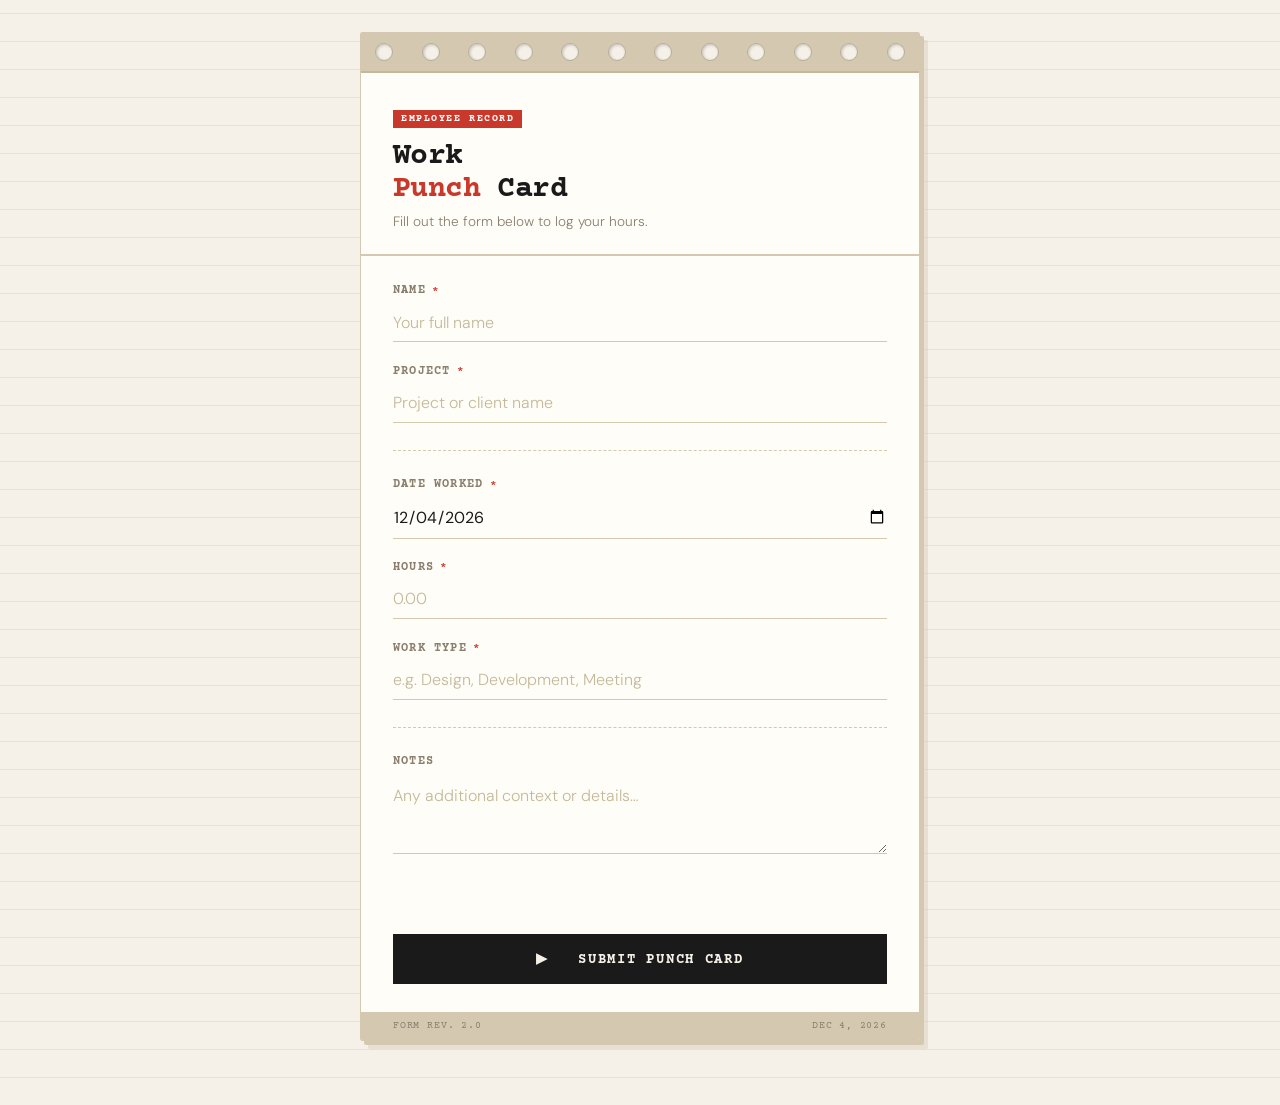
<file: index.html>
<!DOCTYPE html>
<html lang="en">
<head>
<meta charset="UTF-8">
<meta name="viewport" content="width=device-width, initial-scale=1.0">
<title>Work Punch Card</title>
<link href="https://fonts.googleapis.com/css2?family=Courier+Prime:wght@400;700&family=DM+Sans:wght@300;400;500&display=swap" rel="stylesheet">
<style>
  :root {
    --ink: #1a1a1a;
    --paper: #f5f0e8;
    --card: #fffdf7;
    --accent: #c8392b;
    --rule: #d4c9b0;
    --muted: #8a7f6e;
    --success: #2d7a4f;
  }

  * { box-sizing: border-box; margin: 0; padding: 0; }

  body {
    background: var(--paper);
    font-family: 'DM Sans', sans-serif;
    color: var(--ink);
    min-height: 100vh;
    padding: 2rem 1rem 4rem;
    background-image:
      repeating-linear-gradient(
        0deg,
        transparent,
        transparent 27px,
        rgba(212, 201, 176, 0.4) 27px,
        rgba(212, 201, 176, 0.4) 28px
      );
  }

  .container {
    max-width: 560px;
    margin: 0 auto;
  }

  .card {
    background: var(--card);
    border: 1px solid var(--rule);
    border-radius: 2px;
    box-shadow:
      4px 4px 0 #d4c9b0,
      8px 8px 0 rgba(212,201,176,0.4);
    overflow: hidden;
  }

  .punch-strip {
    background: var(--rule);
    padding: 10px 0;
    display: flex;
    justify-content: space-around;
    align-items: center;
    border-bottom: 2px solid #c4b99a;
  }

  .hole {
    width: 18px;
    height: 18px;
    border-radius: 50%;
    background: var(--paper);
    border: 1px solid #b8ad96;
    box-shadow: inset 1px 1px 3px rgba(0,0,0,0.2);
  }

  .card-header {
    padding: 2rem 2rem 1.5rem;
    border-bottom: 2px solid var(--rule);
  }

  .badge {
    display: inline-block;
    background: var(--accent);
    color: white;
    font-family: 'Courier Prime', monospace;
    font-size: 0.65rem;
    font-weight: 700;
    letter-spacing: 0.15em;
    text-transform: uppercase;
    padding: 3px 8px;
    margin-bottom: 0.75rem;
  }

  h1 {
    font-family: 'Courier Prime', monospace;
    font-size: 1.9rem;
    font-weight: 700;
    line-height: 1.1;
    letter-spacing: -0.02em;
    color: var(--ink);
  }

  h1 span { color: var(--accent); }

  .subtitle {
    margin-top: 0.4rem;
    font-size: 0.85rem;
    color: var(--muted);
    font-weight: 300;
  }

  form {
    padding: 1.75rem 2rem;
    display: flex;
    flex-direction: column;
    gap: 1.4rem;
  }

  .field {
    display: flex;
    flex-direction: column;
    gap: 0.35rem;
  }

  label {
    font-family: 'Courier Prime', monospace;
    font-size: 0.75rem;
    font-weight: 700;
    letter-spacing: 0.1em;
    text-transform: uppercase;
    color: var(--muted);
    display: flex;
    align-items: center;
    gap: 0.4rem;
  }

  label .req { color: var(--accent); font-size: 0.9em; }

  input, textarea {
    width: 100%;
    background: transparent;
    border: none;
    border-bottom: 1.5px solid var(--rule);
    padding: 0.55rem 0;
    font-family: 'DM Sans', sans-serif;
    font-size: 1rem;
    color: var(--ink);
    outline: none;
    transition: border-color 0.2s;
    appearance: none;
    -webkit-appearance: none;
    border-radius: 0;
  }

  input:focus, textarea:focus { border-bottom-color: var(--ink); }

  input::placeholder, textarea::placeholder {
    color: #c4b99a;
    font-weight: 300;
  }

  textarea {
    resize: vertical;
    min-height: 80px;
    line-height: 1.6;
  }

  input[type="number"] { font-variant-numeric: tabular-nums; }

  .divider {
    border: none;
    border-top: 1px dashed var(--rule);
    margin: 0.3rem 0;
  }

  .submit-btn {
    width: 100%;
    padding: 1rem;
    background: var(--ink);
    color: var(--paper);
    border: none;
    font-family: 'Courier Prime', monospace;
    font-size: 0.9rem;
    font-weight: 700;
    letter-spacing: 0.12em;
    text-transform: uppercase;
    cursor: pointer;
    transition: background 0.2s, transform 0.1s;
  }

  .submit-btn:hover { background: var(--accent); }
  .submit-btn:active { transform: scale(0.99); }
  .submit-btn:disabled { background: var(--muted); cursor: not-allowed; }

  #status {
    text-align: center;
    font-family: 'Courier Prime', monospace;
    font-size: 0.8rem;
    letter-spacing: 0.05em;
    padding: 0.6rem 1rem;
    min-height: 2.2rem;
    transition: all 0.3s;
  }

  #status.loading { color: var(--muted); }
  #status.success { background: var(--success); color: white; }
  #status.error   { background: var(--accent); color: white; }

  .footer-strip {
    background: var(--rule);
    padding: 8px 2rem;
    display: flex;
    justify-content: space-between;
    align-items: center;
  }

  .footer-strip span {
    font-family: 'Courier Prime', monospace;
    font-size: 0.65rem;
    color: var(--muted);
    letter-spacing: 0.08em;
  }

  @media (max-width: 400px) {
    body { padding: 1rem 0.75rem 3rem; }
    form { padding: 1.5rem 1.25rem; }
    .card-header { padding: 1.5rem 1.25rem 1.25rem; }
    h1 { font-size: 1.5rem; }
    .footer-strip { padding: 8px 1.25rem; }
  }

  @keyframes dot-pulse {
    0%, 80%, 100% { opacity: 0; }
    40% { opacity: 1; }
  }
  .dots span { animation: dot-pulse 1.4s infinite; }
  .dots span:nth-child(2) { animation-delay: 0.2s; }
  .dots span:nth-child(3) { animation-delay: 0.4s; }
</style>
</head>
<body>

<div class="container">
  <div class="card">

    <div class="punch-strip">
      <div class="hole"></div><div class="hole"></div><div class="hole"></div>
      <div class="hole"></div><div class="hole"></div><div class="hole"></div>
      <div class="hole"></div><div class="hole"></div><div class="hole"></div>
      <div class="hole"></div><div class="hole"></div><div class="hole"></div>
    </div>

    <div class="card-header">
      <div class="badge">Employee Record</div>
      <h1>Work<br><span>Punch</span> Card</h1>
      <p class="subtitle">Fill out the form below to log your hours.</p>
    </div>

    <form id="punchForm">

      <div class="field">
        <label>Name <span class="req">*</span></label>
        <input type="text" name="name" placeholder="Your full name" required autocomplete="name">
      </div>

      <div class="field">
        <label>Project <span class="req">*</span></label>
        <input type="text" name="project" placeholder="Project or client name" required>
      </div>

      <hr class="divider">

      <div class="field">
        <label>Date Worked <span class="req">*</span></label>
        <input type="date" name="dateWorked" required>
      </div>

      <div class="field">
        <label>Hours <span class="req">*</span></label>
        <input type="number" name="hours" placeholder="0.00" min="0.25" max="24" step="0.25" required>
      </div>

      <div class="field">
        <label>Work Type <span class="req">*</span></label>
        <input type="text" name="workType" placeholder="e.g. Design, Development, Meeting" required>
      </div>

      <hr class="divider">

      <div class="field">
        <label>Notes</label>
        <textarea name="notes" placeholder="Any additional context or details…"></textarea>
      </div>

      <div id="status"></div>

      <button type="submit" class="submit-btn" id="submitBtn">
        ▶ &nbsp; Submit Punch Card
      </button>

    </form>

    <div class="footer-strip">
      <span>FORM REV. 2.0</span>
      <span id="todayDate"></span>
    </div>

  </div>
</div>

<script>
  // ─── PASTE YOUR GOOGLE APPS SCRIPT WEB APP URL BELOW ─────────────────────
  const SCRIPT_URL = 'https://script.google.com/macros/s/AKfycbxW0Q_TJHC3O7cmFmEfyNtarXTJp5yRdCXM0C9c8JWRgDAsshbEYK2M2N6U0SiZby0E/exec';
  // ─────────────────────────────────────────────────────────────────────────

  document.getElementById('todayDate').textContent = new Date().toLocaleDateString('en-US', {
    month: 'short', day: 'numeric', year: 'numeric'
  }).toUpperCase();

  const dateInput = document.querySelector('input[name="dateWorked"]');
  dateInput.value = new Date().toISOString().split('T')[0];

  const form      = document.getElementById('punchForm');
  const statusEl  = document.getElementById('status');
  const submitBtn = document.getElementById('submitBtn');

  function setStatus(type, msg) {
    statusEl.className = type;
    statusEl.innerHTML = msg;
  }

  form.addEventListener('submit', async (e) => {
    e.preventDefault();

    // Validate required fields
    const required = form.querySelectorAll('[required]');
    let valid = true;
    required.forEach(field => {
      if (!field.value.trim()) {
        field.style.borderBottomColor = 'var(--accent)';
        valid = false;
      } else {
        field.style.borderBottomColor = '';
      }
    });

    if (!valid) {
      setStatus('error', '✖ &nbsp; Please fill in all required fields.');
      return;
    }

    submitBtn.disabled = true;
    submitBtn.textContent = 'Sending…';
    setStatus('loading', 'Sending<span class="dots"><span>.</span><span>.</span><span>.</span></span>');

    // Build URL-encoded string (required for no-cors mode)
    const params = new URLSearchParams({
      name:       form.querySelector('[name="name"]').value,
      project:    form.querySelector('[name="project"]').value,
      dateWorked: form.querySelector('[name="dateWorked"]').value,
      hours:      form.querySelector('[name="hours"]').value,
      workType:   form.querySelector('[name="workType"]').value,
      notes:      form.querySelector('[name="notes"]').value,
    });

    try {
      // no-cors mode bypasses CORS restrictions.
      // We can't read the response body, so we assume success if no network error occurs.
      await fetch(SCRIPT_URL, {
        method: 'POST',
        mode:   'no-cors',
        headers: { 'Content-Type': 'text/plain' },
        body:   params.toString()
      });

      setStatus('success', '✔ &nbsp; Punch card submitted successfully!');
      form.reset();
      dateInput.value = new Date().toISOString().split('T')[0];

    } catch (err) {
      setStatus('error', '✖ &nbsp; Submission failed. Please try again.');
      console.error(err);
    } finally {
      submitBtn.disabled = false;
      submitBtn.innerHTML = '▶ &nbsp; Submit Punch Card';
    }
  });

  // Clear red highlight on field edit
  form.querySelectorAll('input, textarea').forEach(field => {
    field.addEventListener('input', () => {
      field.style.borderBottomColor = '';
    });
  });
</script>

</body>
</html>
</file>
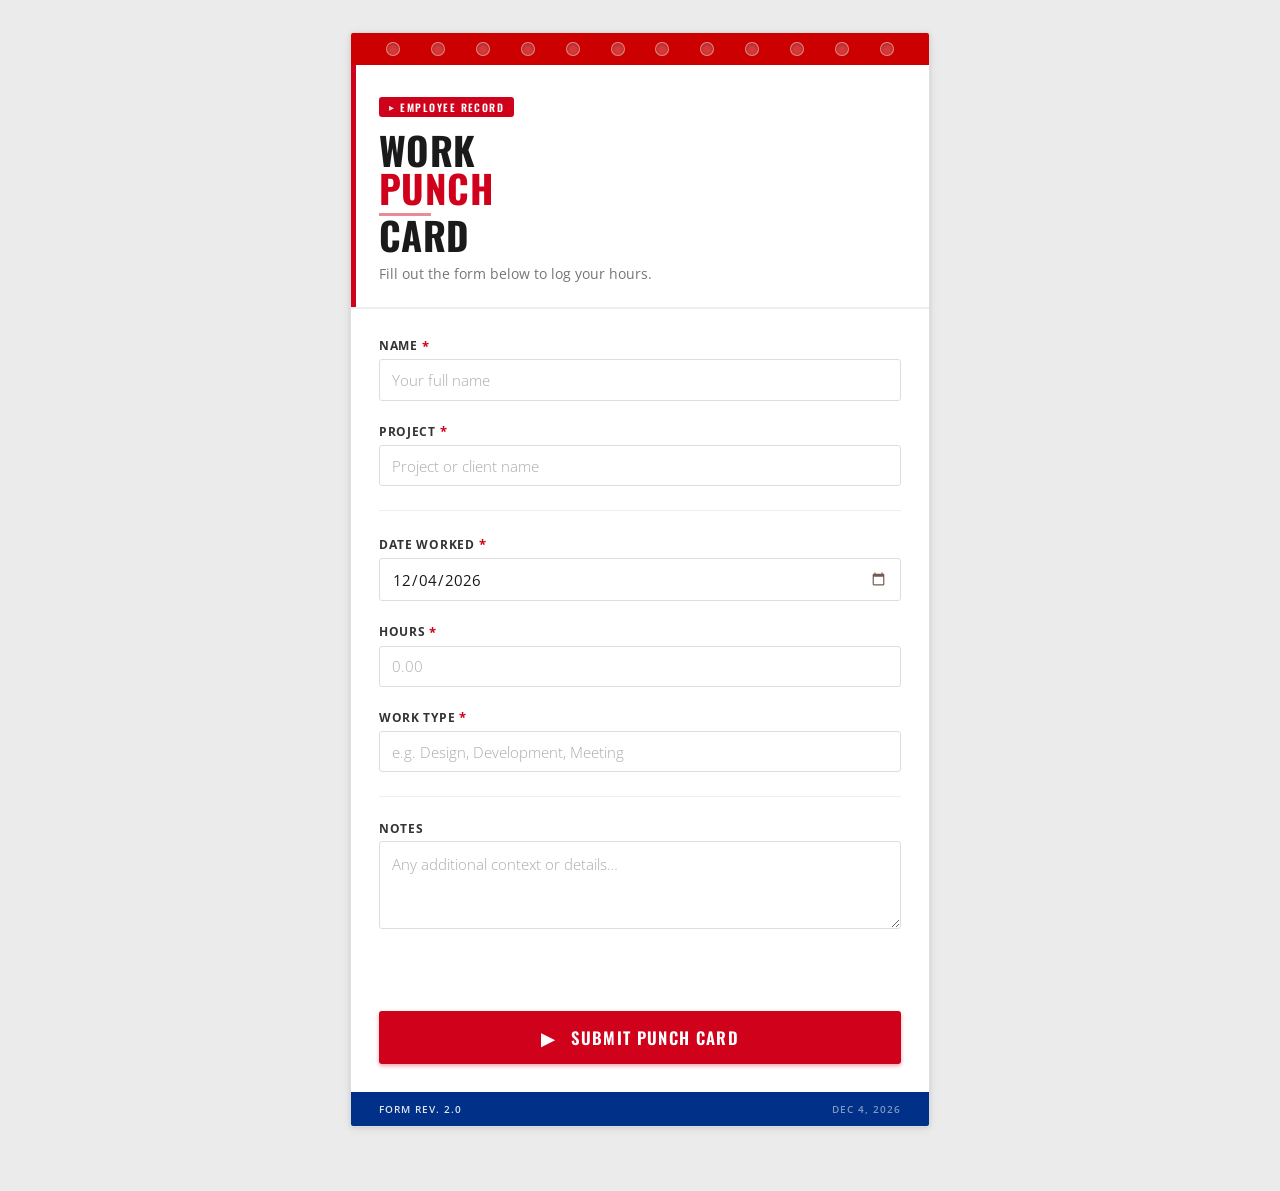
<file: index-harborfreight.html>
<!DOCTYPE html>
<html lang="en">
<head>
<meta charset="UTF-8">
<meta name="viewport" content="width=device-width, initial-scale=1.0">
<title>Work Punch Card</title>
<link href="https://fonts.googleapis.com/css2?family=Black+Han+Sans&family=Oswald:wght@400;500;600;700&family=Source+Sans+3:wght@300;400;600;700&display=swap" rel="stylesheet">
<link rel="stylesheet" href="styles-harborfreight.css">
</head>
<body>

<div class="container">
  <div class="card">

    <div class="punch-strip">
      <div class="hole"></div><div class="hole"></div><div class="hole"></div>
      <div class="hole"></div><div class="hole"></div><div class="hole"></div>
      <div class="hole"></div><div class="hole"></div><div class="hole"></div>
      <div class="hole"></div><div class="hole"></div><div class="hole"></div>
    </div>

    <div class="card-header">
      <div class="badge">Employee Record</div>
      <h1>Work<br><span>Punch</span> Card</h1>
      <p class="subtitle">Fill out the form below to log your hours.</p>
    </div>

    <form id="punchForm">

      <div class="field">
        <label>Name <span class="req">*</span></label>
        <input type="text" name="name" placeholder="Your full name" required autocomplete="name">
      </div>

      <div class="field">
        <label>Project <span class="req">*</span></label>
        <input type="text" name="project" placeholder="Project or client name" required>
      </div>

      <hr class="divider">

      <div class="field">
        <label>Date Worked <span class="req">*</span></label>
        <input type="date" name="dateWorked" required>
      </div>

      <div class="field">
        <label>Hours <span class="req">*</span></label>
        <input type="number" name="hours" placeholder="0.00" min="0.25" max="24" step="0.25" required>
      </div>

      <div class="field">
        <label>Work Type <span class="req">*</span></label>
        <input type="text" name="workType" placeholder="e.g. Design, Development, Meeting" required>
      </div>

      <hr class="divider">

      <div class="field">
        <label>Notes</label>
        <textarea name="notes" placeholder="Any additional context or details…"></textarea>
      </div>

      <div id="status"></div>

      <button type="submit" class="submit-btn" id="submitBtn">
        ▶ &nbsp; Submit Punch Card
      </button>

    </form>

    <div class="footer-strip">
      <span>FORM REV. 2.0</span>
      <span id="todayDate"></span>
    </div>

  </div>
</div>

<script>
  // ─── PASTE YOUR GOOGLE APPS SCRIPT WEB APP URL BELOW ─────────────────────
  const SCRIPT_URL = 'https://script.google.com/macros/s/AKfycbxW0Q_TJHC3O7cmFmEfyNtarXTJp5yRdCXM0C9c8JWRgDAsshbEYK2M2N6U0SiZby0E/exec';
  // ─────────────────────────────────────────────────────────────────────────

  document.getElementById('todayDate').textContent = new Date().toLocaleDateString('en-US', {
    month: 'short', day: 'numeric', year: 'numeric'
  }).toUpperCase();

  const dateInput = document.querySelector('input[name="dateWorked"]');
  dateInput.value = new Date().toISOString().split('T')[0];

  const form      = document.getElementById('punchForm');
  const statusEl  = document.getElementById('status');
  const submitBtn = document.getElementById('submitBtn');

  function setStatus(type, msg) {
    statusEl.className = type;
    statusEl.innerHTML = msg;
  }

  form.addEventListener('submit', async (e) => {
    e.preventDefault();

    // Validate required fields
    const required = form.querySelectorAll('[required]');
    let valid = true;
    required.forEach(field => {
      if (!field.value.trim()) {
        field.style.borderColor = 'var(--hf-red)';
        field.style.borderLeftColor = 'var(--hf-red)';
        valid = false;
      } else {
        field.style.borderColor = '';
        field.style.borderLeftColor = '';
      }
    });

    if (!valid) {
      setStatus('error', '✖ &nbsp; Please fill in all required fields.');
      return;
    }

    submitBtn.disabled = true;
    submitBtn.textContent = 'Sending…';
    setStatus('loading', 'Sending<span class="dots"><span>.</span><span>.</span><span>.</span></span>');

    // Build URL-encoded string (required for no-cors mode)
    const params = new URLSearchParams({
      name:       form.querySelector('[name="name"]').value,
      project:    form.querySelector('[name="project"]').value,
      dateWorked: form.querySelector('[name="dateWorked"]').value,
      hours:      form.querySelector('[name="hours"]').value,
      workType:   form.querySelector('[name="workType"]').value,
      notes:      form.querySelector('[name="notes"]').value,
    });

    try {
      // no-cors mode bypasses CORS restrictions.
      // We can't read the response body, so we assume success if no network error occurs.
      await fetch(SCRIPT_URL, {
        method: 'POST',
        mode:   'no-cors',
        headers: { 'Content-Type': 'text/plain' },
        body:   params.toString()
      });

      setStatus('success', '✔ &nbsp; Punch card submitted successfully!');
      form.reset();
      dateInput.value = new Date().toISOString().split('T')[0];

    } catch (err) {
      setStatus('error', '✖ &nbsp; Submission failed. Please try again.');
      console.error(err);
    } finally {
      submitBtn.disabled = false;
      submitBtn.innerHTML = '▶ &nbsp; Submit Punch Card';
    }
  });

  // Clear error highlight on field edit
  form.querySelectorAll('input, textarea').forEach(field => {
    field.addEventListener('input', () => {
      field.style.borderColor = '';
      field.style.borderLeftColor = '';
    });
  });
</script>

</body>
</html>
</file>
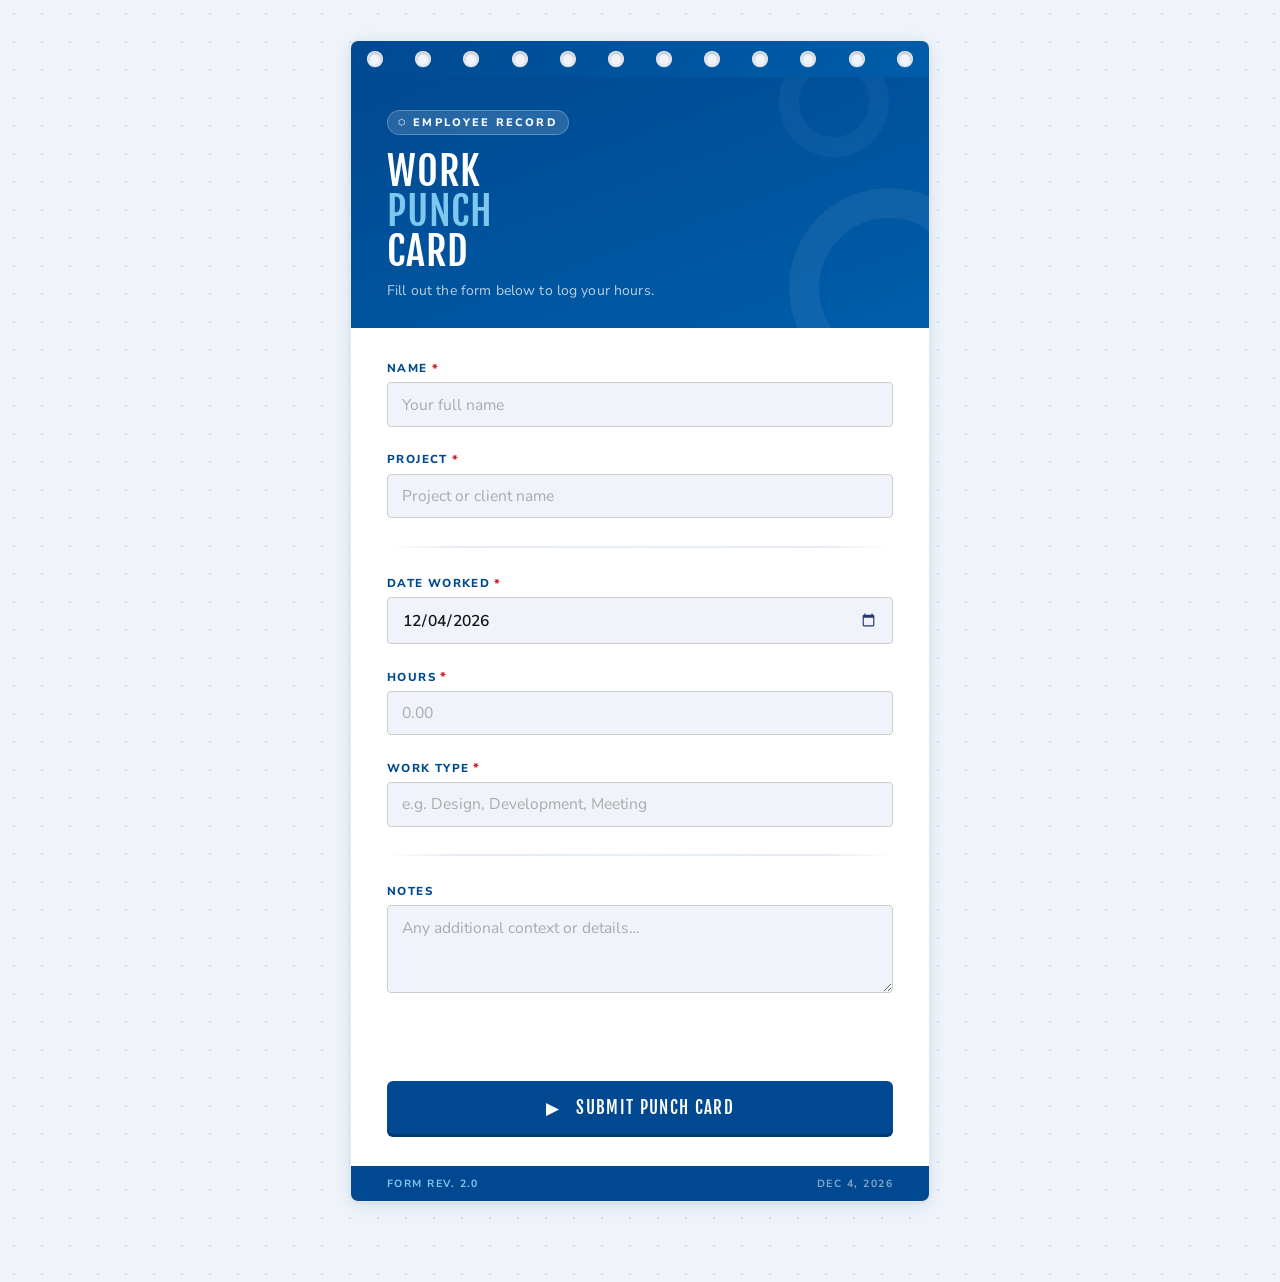
<file: index-lowes.html>
<!DOCTYPE html>
<html lang="en">
<head>
<meta charset="UTF-8">
<meta name="viewport" content="width=device-width, initial-scale=1.0">
<title>Work Punch Card</title>
<link href="https://fonts.googleapis.com/css2?family=Nunito+Sans:wght@300;400;600;700;800;900&family=Fjalla+One&display=swap" rel="stylesheet">
<link rel="stylesheet" href="styles-lowes.css">
</head>
<body>

<div class="container">
  <div class="card">

    <div class="punch-strip">
      <div class="hole"></div><div class="hole"></div><div class="hole"></div>
      <div class="hole"></div><div class="hole"></div><div class="hole"></div>
      <div class="hole"></div><div class="hole"></div><div class="hole"></div>
      <div class="hole"></div><div class="hole"></div><div class="hole"></div>
    </div>

    <div class="card-header">
      <div class="badge">Employee Record</div>
      <h1>Work<br><span>Punch</span> Card</h1>
      <p class="subtitle">Fill out the form below to log your hours.</p>
    </div>

    <form id="punchForm">

      <div class="field">
        <label>Name <span class="req">*</span></label>
        <input type="text" name="name" placeholder="Your full name" required autocomplete="name">
      </div>

      <div class="field">
        <label>Project <span class="req">*</span></label>
        <input type="text" name="project" placeholder="Project or client name" required>
      </div>

      <hr class="divider">

      <div class="field">
        <label>Date Worked <span class="req">*</span></label>
        <input type="date" name="dateWorked" required>
      </div>

      <div class="field">
        <label>Hours <span class="req">*</span></label>
        <input type="number" name="hours" placeholder="0.00" min="0.25" max="24" step="0.25" required>
      </div>

      <div class="field">
        <label>Work Type <span class="req">*</span></label>
        <input type="text" name="workType" placeholder="e.g. Design, Development, Meeting" required>
      </div>

      <hr class="divider">

      <div class="field">
        <label>Notes</label>
        <textarea name="notes" placeholder="Any additional context or details…"></textarea>
      </div>

      <div id="status"></div>

      <button type="submit" class="submit-btn" id="submitBtn">
        ▶ &nbsp; Submit Punch Card
      </button>

    </form>

    <div class="footer-strip">
      <span>FORM REV. 2.0</span>
      <span id="todayDate"></span>
    </div>

  </div>
</div>

<script>
  // ─── PASTE YOUR GOOGLE APPS SCRIPT WEB APP URL BELOW ─────────────────────
  const SCRIPT_URL = 'https://script.google.com/macros/s/AKfycbxW0Q_TJHC3O7cmFmEfyNtarXTJp5yRdCXM0C9c8JWRgDAsshbEYK2M2N6U0SiZby0E/exec';
  // ─────────────────────────────────────────────────────────────────────────

  document.getElementById('todayDate').textContent = new Date().toLocaleDateString('en-US', {
    month: 'short', day: 'numeric', year: 'numeric'
  }).toUpperCase();

  const dateInput = document.querySelector('input[name="dateWorked"]');
  dateInput.value = new Date().toISOString().split('T')[0];

  const form      = document.getElementById('punchForm');
  const statusEl  = document.getElementById('status');
  const submitBtn = document.getElementById('submitBtn');

  function setStatus(type, msg) {
    statusEl.className = type;
    statusEl.innerHTML = msg;
  }

  form.addEventListener('submit', async (e) => {
    e.preventDefault();

    // Validate required fields
    const required = form.querySelectorAll('[required]');
    let valid = true;
    required.forEach(field => {
      if (!field.value.trim()) {
        field.style.borderColor = 'var(--lw-red)';
        valid = false;
      } else {
        field.style.borderColor = '';
      }
    });

    if (!valid) {
      setStatus('error', '✖ &nbsp; Please fill in all required fields.');
      return;
    }

    submitBtn.disabled = true;
    submitBtn.textContent = 'Sending…';
    setStatus('loading', 'Sending<span class="dots"><span>.</span><span>.</span><span>.</span></span>');

    // Build URL-encoded string (required for no-cors mode)
    const params = new URLSearchParams({
      name:       form.querySelector('[name="name"]').value,
      project:    form.querySelector('[name="project"]').value,
      dateWorked: form.querySelector('[name="dateWorked"]').value,
      hours:      form.querySelector('[name="hours"]').value,
      workType:   form.querySelector('[name="workType"]').value,
      notes:      form.querySelector('[name="notes"]').value,
    });

    try {
      // no-cors mode bypasses CORS restrictions.
      // We can't read the response body, so we assume success if no network error occurs.
      await fetch(SCRIPT_URL, {
        method: 'POST',
        mode:   'no-cors',
        headers: { 'Content-Type': 'text/plain' },
        body:   params.toString()
      });

      setStatus('success', '✔ &nbsp; Punch card submitted successfully!');
      form.reset();
      dateInput.value = new Date().toISOString().split('T')[0];

    } catch (err) {
      setStatus('error', '✖ &nbsp; Submission failed. Please try again.');
      console.error(err);
    } finally {
      submitBtn.disabled = false;
      submitBtn.innerHTML = '▶ &nbsp; Submit Punch Card';
    }
  });

  // Clear error highlight on field edit
  form.querySelectorAll('input, textarea').forEach(field => {
    field.addEventListener('input', () => {
      field.style.borderColor = '';
    });
  });
</script>

</body>
</html>
</file>
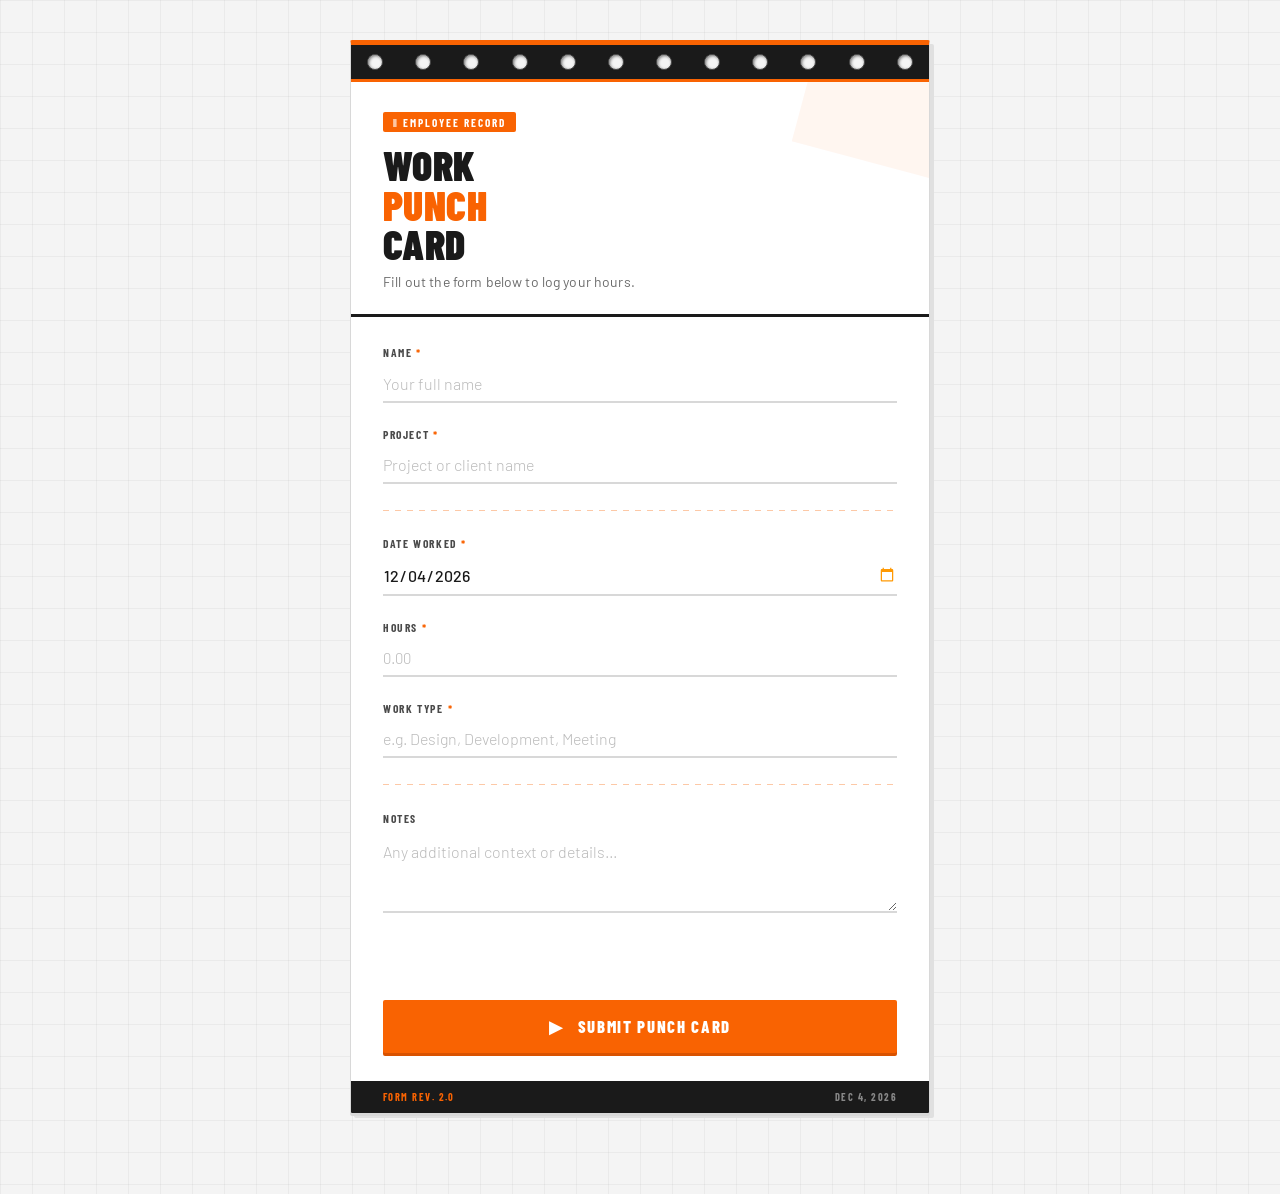
<file: index.hd.html>
<!DOCTYPE html>
<html lang="en">
<head>
<meta charset="UTF-8">
<meta name="viewport" content="width=device-width, initial-scale=1.0">
<title>Work Punch Card</title>
<link href="https://fonts.googleapis.com/css2?family=Barlow+Condensed:wght@500;700;800;900&family=Barlow:wght@300;400;500;600&display=swap" rel="stylesheet">
<link rel="stylesheet" href="styles.css">
</head>
<body>

<div class="container">
  <div class="card">

    <div class="punch-strip">
      <div class="hole"></div><div class="hole"></div><div class="hole"></div>
      <div class="hole"></div><div class="hole"></div><div class="hole"></div>
      <div class="hole"></div><div class="hole"></div><div class="hole"></div>
      <div class="hole"></div><div class="hole"></div><div class="hole"></div>
    </div>

    <div class="card-header">
      <div class="badge">Employee Record</div>
      <h1>Work<br><span>Punch</span> Card</h1>
      <p class="subtitle">Fill out the form below to log your hours.</p>
    </div>

    <form id="punchForm">

      <div class="field">
        <label>Name <span class="req">*</span></label>
        <input type="text" name="name" placeholder="Your full name" required autocomplete="name">
      </div>

      <div class="field">
        <label>Project <span class="req">*</span></label>
        <input type="text" name="project" placeholder="Project or client name" required>
      </div>

      <hr class="divider">

      <div class="field">
        <label>Date Worked <span class="req">*</span></label>
        <input type="date" name="dateWorked" required>
      </div>

      <div class="field">
        <label>Hours <span class="req">*</span></label>
        <input type="number" name="hours" placeholder="0.00" min="0.25" max="24" step="0.25" required>
      </div>

      <div class="field">
        <label>Work Type <span class="req">*</span></label>
        <input type="text" name="workType" placeholder="e.g. Design, Development, Meeting" required>
      </div>

      <hr class="divider">

      <div class="field">
        <label>Notes</label>
        <textarea name="notes" placeholder="Any additional context or details…"></textarea>
      </div>

      <div id="status"></div>

      <button type="submit" class="submit-btn" id="submitBtn">
        ▶ &nbsp; Submit Punch Card
      </button>

    </form>

    <div class="footer-strip">
      <span>FORM REV. 2.0</span>
      <span id="todayDate"></span>
    </div>

  </div>
</div>

<script>
  // ─── PASTE YOUR GOOGLE APPS SCRIPT WEB APP URL BELOW ─────────────────────
  const SCRIPT_URL = 'https://script.google.com/macros/s/AKfycbxW0Q_TJHC3O7cmFmEfyNtarXTJp5yRdCXM0C9c8JWRgDAsshbEYK2M2N6U0SiZby0E/exec';
  // ─────────────────────────────────────────────────────────────────────────

  document.getElementById('todayDate').textContent = new Date().toLocaleDateString('en-US', {
    month: 'short', day: 'numeric', year: 'numeric'
  }).toUpperCase();

  const dateInput = document.querySelector('input[name="dateWorked"]');
  dateInput.value = new Date().toISOString().split('T')[0];

  const form      = document.getElementById('punchForm');
  const statusEl  = document.getElementById('status');
  const submitBtn = document.getElementById('submitBtn');

  function setStatus(type, msg) {
    statusEl.className = type;
    statusEl.innerHTML = msg;
  }

  form.addEventListener('submit', async (e) => {
    e.preventDefault();

    // Validate required fields
    const required = form.querySelectorAll('[required]');
    let valid = true;
    required.forEach(field => {
      if (!field.value.trim()) {
        field.style.borderBottomColor = 'var(--hd-orange)';
        valid = false;
      } else {
        field.style.borderBottomColor = '';
      }
    });

    if (!valid) {
      setStatus('error', '✖ &nbsp; Please fill in all required fields.');
      return;
    }

    submitBtn.disabled = true;
    submitBtn.textContent = 'Sending…';
    setStatus('loading', 'Sending<span class="dots"><span>.</span><span>.</span><span>.</span></span>');

    // Build URL-encoded string (required for no-cors mode)
    const params = new URLSearchParams({
      name:       form.querySelector('[name="name"]').value,
      project:    form.querySelector('[name="project"]').value,
      dateWorked: form.querySelector('[name="dateWorked"]').value,
      hours:      form.querySelector('[name="hours"]').value,
      workType:   form.querySelector('[name="workType"]').value,
      notes:      form.querySelector('[name="notes"]').value,
    });

    try {
      // no-cors mode bypasses CORS restrictions.
      // We can't read the response body, so we assume success if no network error occurs.
      await fetch(SCRIPT_URL, {
        method: 'POST',
        mode:   'no-cors',
        headers: { 'Content-Type': 'text/plain' },
        body:   params.toString()
      });

      setStatus('success', '✔ &nbsp; Punch card submitted successfully!');
      form.reset();
      dateInput.value = new Date().toISOString().split('T')[0];

    } catch (err) {
      setStatus('error', '✖ &nbsp; Submission failed. Please try again.');
      console.error(err);
    } finally {
      submitBtn.disabled = false;
      submitBtn.innerHTML = '▶ &nbsp; Submit Punch Card';
    }
  });

  // Clear red highlight on field edit
  form.querySelectorAll('input, textarea').forEach(field => {
    field.addEventListener('input', () => {
      field.style.borderBottomColor = '';
    });
  });
</script>

</body>
</html>
</file>
<file: styles-harborfreight.css>
/* ============================================================
   HARBOR FREIGHT — ACCURATE STYLESHEET — Work Punch Card
   White retail layout, bold red brand, clean sans-serif UI
   Matches: harborfreight.com visual design
   ============================================================ */

@import url('https://fonts.googleapis.com/css2?family=Oswald:wght@400;500;600;700&family=Open+Sans:wght@300;400;600;700&display=swap');

/* ── CSS Variables ── */
:root {
  --hf-red:          #D0021B;
  --hf-red-dark:     #A80016;
  --hf-red-pale:     #FFF0F0;
  --hf-blue:         #003087;
  --hf-black:        #1A1A1A;
  --hf-dark:         #333333;
  --hf-mid:          #555555;
  --hf-steel:        #767676;
  --hf-rule:         #DDDDDD;
  --hf-rule-light:   #EEEEEE;
  --hf-surface:      #F5F5F5;
  --hf-white:        #FFFFFF;
  --hf-success:      #1A7A1A;
  --hf-banner:       #CC0000;

  --font-display:    'Oswald', sans-serif;
  --font-body:       'Open Sans', sans-serif;

  --radius-sm:  3px;
  --transition: 0.18s ease;

  --shadow-card: 0 1px 4px rgba(0,0,0,0.10), 0 2px 12px rgba(0,0,0,0.06);
  --shadow-btn:  0 2px 4px rgba(208,2,27,0.35);
}

/* ── Reset ── */
*, *::before, *::after {
  box-sizing: border-box;
  margin: 0;
  padding: 0;
}

/* ── Page — light gray retail background ── */
body {
  font-family: var(--font-body);
  background-color: #EBEBEB;
  color: var(--hf-black);
  min-height: 100vh;
  padding: 2rem 1rem 4rem;
}

/* ── Layout ── */
.container {
  max-width: 580px;
  margin: 0 auto;
}

/* ── Card ── */
.card {
  background: var(--hf-white);
  border: 1px solid var(--hf-rule);
  border-radius: var(--radius-sm);
  box-shadow: var(--shadow-card);
  overflow: hidden;
  animation: card-rise 0.3s ease both;
}

/* ── Top Red Banner Strip (mirrors HF announcement bar) ── */
.punch-strip {
  background: var(--hf-banner);
  padding: 9px 1.25rem;
  display: flex;
  justify-content: space-around;
  align-items: center;
}

.hole {
  width: 14px;
  height: 14px;
  border-radius: 50%;
  background: rgba(255,255,255,0.22);
  border: 1.5px solid rgba(255,255,255,0.4);
  box-shadow: inset 0 1px 3px rgba(0,0,0,0.3);
}

/* ── Card Header — white with red left accent ── */
.card-header {
  padding: 1.75rem 1.75rem 1.5rem;
  background: var(--hf-white);
  border-bottom: 2px solid var(--hf-rule-light);
  position: relative;
}

/* Red left accent bar */
.card-header::before {
  content: '';
  position: absolute;
  left: 0;
  top: 0;
  bottom: 0;
  width: 5px;
  background: var(--hf-red);
}

.badge {
  display: inline-flex;
  align-items: center;
  gap: 5px;
  background: var(--hf-red);
  color: var(--hf-white);
  font-family: var(--font-display);
  font-size: 0.65rem;
  font-weight: 600;
  letter-spacing: 0.14em;
  text-transform: uppercase;
  padding: 3px 10px 2px;
  border-radius: var(--radius-sm);
  margin-bottom: 0.85rem;
}

.badge::before {
  content: '▶';
  font-size: 0.6em;
  opacity: 0.85;
}

h1 {
  font-family: var(--font-display);
  font-size: 2.4rem;
  font-weight: 700;
  line-height: 1.0;
  letter-spacing: 0.01em;
  text-transform: uppercase;
  color: var(--hf-black);
}

h1 span {
  color: var(--hf-red);
  display: block;
}

/* Underline accent on the red word — mirrors HF hero yellow underline */
h1 span::after {
  content: '';
  display: block;
  width: 52px;
  height: 3px;
  background: var(--hf-red);
  margin-top: 6px;
  opacity: 0.45;
}

.subtitle {
  margin-top: 0.55rem;
  font-size: 0.875rem;
  font-weight: 400;
  color: var(--hf-steel);
}

/* ── Form ── */
form {
  padding: 1.75rem;
  display: flex;
  flex-direction: column;
  gap: 1.35rem;
  background: var(--hf-white);
}

.field {
  display: flex;
  flex-direction: column;
  gap: 0.3rem;
}

label {
  font-family: var(--font-body);
  font-size: 0.72rem;
  font-weight: 700;
  letter-spacing: 0.06em;
  text-transform: uppercase;
  color: var(--hf-dark);
  display: flex;
  align-items: center;
  gap: 4px;
}

label .req {
  color: var(--hf-red);
  font-size: 1.1em;
}

input,
textarea {
  width: 100%;
  background: var(--hf-white);
  border: 1px solid var(--hf-rule);
  border-radius: var(--radius-sm);
  padding: 0.6rem 0.75rem;
  font-family: var(--font-body);
  font-size: 0.95rem;
  font-weight: 400;
  color: var(--hf-black);
  outline: none;
  transition: border-color var(--transition), box-shadow var(--transition);
  appearance: none;
  -webkit-appearance: none;
}

input:focus,
textarea:focus {
  border-color: var(--hf-red);
  box-shadow: 0 0 0 2px rgba(208, 2, 27, 0.1);
}

input::placeholder,
textarea::placeholder {
  color: #AAAAAA;
  font-weight: 300;
}

textarea {
  resize: vertical;
  min-height: 88px;
  line-height: 1.65;
}

input[type="number"] {
  font-variant-numeric: tabular-nums;
}

input[type="date"]::-webkit-calendar-picker-indicator {
  filter: invert(10%) sepia(90%) saturate(700%) hue-rotate(335deg) brightness(90%);
  cursor: pointer;
  opacity: 0.7;
}

/* ── Section Divider ── */
.divider {
  border: none;
  height: 1px;
  background: var(--hf-rule-light);
  margin: 0.15rem 0;
}

/* ── Status Message ── */
#status {
  text-align: center;
  font-family: var(--font-body);
  font-size: 0.82rem;
  font-weight: 600;
  letter-spacing: 0.03em;
  padding: 0.65rem 1rem;
  min-height: 2.4rem;
  border-radius: var(--radius-sm);
  transition: all 0.22s ease;
}

#status.loading {
  color: var(--hf-steel);
  background: var(--hf-surface);
  border: 1px solid var(--hf-rule);
}

#status.success {
  background: var(--hf-success);
  color: var(--hf-white);
}

#status.error {
  background: var(--hf-red);
  color: var(--hf-white);
}

/* ── Submit Button — mirrors HF red "Shop Now" CTA ── */
.submit-btn {
  width: 100%;
  padding: 0.9rem 1.5rem;
  background: var(--hf-red);
  color: var(--hf-white);
  border: none;
  border-radius: var(--radius-sm);
  font-family: var(--font-display);
  font-size: 1.05rem;
  font-weight: 600;
  letter-spacing: 0.08em;
  text-transform: uppercase;
  cursor: pointer;
  position: relative;
  overflow: hidden;
  transition: background var(--transition), box-shadow var(--transition), transform 0.1s ease;
  box-shadow: var(--shadow-btn);
}

.submit-btn::after {
  content: '';
  position: absolute;
  top: 0; left: -80%;
  width: 55%;
  height: 100%;
  background: linear-gradient(
    120deg,
    transparent 0%,
    rgba(255,255,255,0.2) 50%,
    transparent 100%
  );
  transition: left 0.4s ease;
  pointer-events: none;
}

.submit-btn:hover {
  background: var(--hf-red-dark);
  box-shadow: 0 3px 8px rgba(208,2,27,0.4);
}

.submit-btn:hover::after { left: 120%; }

.submit-btn:active {
  transform: translateY(1px);
  box-shadow: 0 1px 3px rgba(208,2,27,0.3);
}

.submit-btn:disabled {
  background: var(--hf-steel);
  box-shadow: none;
  cursor: not-allowed;
}

/* ── Footer Strip — mirrors HF dark navy footer ── */
.footer-strip {
  background: var(--hf-blue);
  padding: 10px 1.75rem;
  display: flex;
  justify-content: space-between;
  align-items: center;
}

.footer-strip span {
  font-family: var(--font-body);
  font-size: 0.65rem;
  font-weight: 600;
  letter-spacing: 0.1em;
  text-transform: uppercase;
  color: rgba(255,255,255,0.5);
}

.footer-strip span:first-child {
  color: rgba(255,255,255,0.88);
}

/* ── Loading Dots ── */
@keyframes dot-pulse {
  0%, 80%, 100% { opacity: 0; }
  40%           { opacity: 1; }
}

.dots span { animation: dot-pulse 1.4s infinite; }
.dots span:nth-child(2) { animation-delay: 0.2s; }
.dots span:nth-child(3) { animation-delay: 0.4s; }

/* ── Card Entry Animation ── */
@keyframes card-rise {
  from { opacity: 0; transform: translateY(16px); }
  to   { opacity: 1; transform: translateY(0); }
}

/* ── Responsive ── */
@media (max-width: 420px) {
  body          { padding: 1rem 0.75rem 3rem; }
  form          { padding: 1.4rem 1.25rem; }
  .card-header  { padding: 1.4rem 1.25rem; }
  .footer-strip { padding: 10px 1.25rem; }
  h1            { font-size: 2rem; }
}
</file>
<file: styles-lowes.css>
/* ============================================================
   LOWE'S–INSPIRED STYLESHEET — Work Punch Card
   Deep cobalt blue, crisp white, clean professional utility
   ============================================================ */

@import url('https://fonts.googleapis.com/css2?family=Nunito+Sans:wght@300;400;600;700;800;900&family=Fjalla+One&display=swap');

/* ── CSS Variables ── */
:root {
  --lw-blue:        #004990;
  --lw-blue-mid:    #005DAA;
  --lw-blue-light:  #0071CE;
  --lw-blue-pale:   #E8F0FA;
  --lw-blue-glow:   rgba(0, 93, 170, 0.12);
  --lw-red:         #CC2529;
  --lw-red-dark:    #A81E21;
  --lw-black:       #111111;
  --lw-dark:        #333333;
  --lw-mid:         #555555;
  --lw-steel:       #777777;
  --lw-rule:        #CCCCCC;
  --lw-rule-light:  #E5E9F0;
  --lw-surface:     #F0F4FA;
  --lw-white:       #FFFFFF;
  --lw-success:     #1A7A3C;
  --lw-error:       #CC2529;

  --font-display: 'Fjalla One', sans-serif;
  --font-body:    'Nunito Sans', sans-serif;

  --radius-sm:  4px;
  --radius-md:  8px;
  --radius-btn: 6px;

  --shadow-card: 0 4px 20px rgba(0, 73, 144, 0.10), 0 1px 4px rgba(0,0,0,0.07);
  --shadow-btn:  0 3px 0 #003870;
  --transition:  0.2s ease;
}

/* ── Reset ── */
*, *::before, *::after {
  box-sizing: border-box;
  margin: 0;
  padding: 0;
}

/* ── Page ── */
body {
  font-family: var(--font-body);
  background-color: var(--lw-surface);
  color: var(--lw-black);
  min-height: 100vh;
  padding: 2.5rem 1rem 5rem;

  /* Subtle blueprint dot grid */
  background-image: radial-gradient(circle, rgba(0, 93, 170, 0.12) 1px, transparent 1px);
  background-size: 28px 28px;
}

/* ── Layout ── */
.container {
  max-width: 580px;
  margin: 0 auto;
}

/* ── Card ── */
.card {
  background: var(--lw-white);
  border: 1px solid var(--lw-rule-light);
  border-radius: var(--radius-md);
  box-shadow: var(--shadow-card);
  overflow: hidden;
  animation: card-rise 0.45s cubic-bezier(0.22, 1, 0.36, 1) both;
}

/* ── Punch Strip ── */
.punch-strip {
  background: linear-gradient(135deg, var(--lw-blue) 0%, var(--lw-blue-mid) 100%);
  padding: 10px 0;
  display: flex;
  justify-content: space-around;
  align-items: center;
}

.hole {
  width: 16px;
  height: 16px;
  border-radius: 50%;
  background: var(--lw-surface);
  border: 1.5px solid rgba(255,255,255,0.25);
  box-shadow:
    inset 0 1px 3px rgba(0,0,0,0.3),
    0 1px 0 rgba(255,255,255,0.15);
}

/* ── Card Header ── */
.card-header {
  padding: 2rem 2.25rem 1.75rem;
  background: linear-gradient(160deg, var(--lw-blue) 0%, var(--lw-blue-mid) 100%);
  color: var(--lw-white);
  position: relative;
  overflow: hidden;
}

/* Geometric arc accent */
.card-header::before {
  content: '';
  position: absolute;
  bottom: -60px;
  right: -60px;
  width: 200px;
  height: 200px;
  border-radius: 50%;
  border: 30px solid rgba(255,255,255,0.06);
  pointer-events: none;
}

.card-header::after {
  content: '';
  position: absolute;
  top: -30px;
  right: 40px;
  width: 110px;
  height: 110px;
  border-radius: 50%;
  border: 20px solid rgba(255,255,255,0.04);
  pointer-events: none;
}

.badge {
  display: inline-flex;
  align-items: center;
  gap: 6px;
  background: rgba(255,255,255,0.15);
  color: var(--lw-white);
  font-family: var(--font-body);
  font-size: 0.68rem;
  font-weight: 800;
  letter-spacing: 0.2em;
  text-transform: uppercase;
  padding: 4px 10px;
  border-radius: 20px;
  border: 1px solid rgba(255,255,255,0.25);
  margin-bottom: 1rem;
  backdrop-filter: blur(4px);
}

.badge::before {
  content: '⬡';
  font-size: 0.75em;
  opacity: 0.7;
}

h1 {
  font-family: var(--font-display);
  font-size: 2.5rem;
  font-weight: 400; /* Fjalla One is inherently bold */
  line-height: 1.0;
  letter-spacing: 0.02em;
  text-transform: uppercase;
  color: var(--lw-white);
}

h1 span {
  color: #7EC8F0; /* Lowe's sky-blue accent on dark */
  display: block;
}

.subtitle {
  margin-top: 0.6rem;
  font-size: 0.875rem;
  font-weight: 400;
  color: rgba(255,255,255,0.72);
  letter-spacing: 0.01em;
}

/* ── Form ── */
form {
  padding: 2rem 2.25rem;
  display: flex;
  flex-direction: column;
  gap: 1.5rem;
}

.field {
  display: flex;
  flex-direction: column;
  gap: 0.35rem;
}

label {
  font-family: var(--font-body);
  font-size: 0.72rem;
  font-weight: 800;
  letter-spacing: 0.12em;
  text-transform: uppercase;
  color: var(--lw-blue);
  display: flex;
  align-items: center;
  gap: 4px;
}

label .req {
  color: var(--lw-red);
  font-size: 1.1em;
}

input,
textarea {
  width: 100%;
  background: var(--lw-surface);
  border: 1.5px solid var(--lw-rule);
  border-radius: var(--radius-sm);
  padding: 0.65rem 0.85rem;
  font-family: var(--font-body);
  font-size: 0.975rem;
  font-weight: 600;
  color: var(--lw-black);
  outline: none;
  transition: border-color var(--transition), box-shadow var(--transition), background var(--transition);
  appearance: none;
  -webkit-appearance: none;
}

input:focus,
textarea:focus {
  border-color: var(--lw-blue-light);
  background: var(--lw-white);
  box-shadow: 0 0 0 3px var(--lw-blue-glow);
}

input::placeholder,
textarea::placeholder {
  color: #AAAAAA;
  font-weight: 400;
}

textarea {
  resize: vertical;
  min-height: 88px;
  line-height: 1.65;
}

input[type="number"] {
  font-variant-numeric: tabular-nums;
}

input[type="date"]::-webkit-calendar-picker-indicator {
  filter: invert(20%) sepia(90%) saturate(600%) hue-rotate(195deg) brightness(90%);
  cursor: pointer;
}

/* ── Section Divider ── */
.divider {
  border: none;
  height: 2px;
  background: linear-gradient(
    90deg,
    transparent 0%,
    var(--lw-rule-light) 15%,
    var(--lw-blue-pale) 50%,
    var(--lw-rule-light) 85%,
    transparent 100%
  );
  margin: 0.2rem 0;
}

/* ── Status Message ── */
#status {
  text-align: center;
  font-family: var(--font-body);
  font-size: 0.82rem;
  font-weight: 700;
  letter-spacing: 0.06em;
  padding: 0.7rem 1rem;
  min-height: 2.5rem;
  border-radius: var(--radius-sm);
  transition: all 0.25s ease;
}

#status.loading {
  color: var(--lw-blue);
  background: var(--lw-blue-pale);
  border: 1px solid rgba(0, 93, 170, 0.2);
}

#status.success {
  background: var(--lw-success);
  color: var(--lw-white);
  border-radius: var(--radius-sm);
}

#status.error {
  background: var(--lw-error);
  color: var(--lw-white);
  border-radius: var(--radius-sm);
}

/* ── Submit Button ── */
.submit-btn {
  width: 100%;
  padding: 1rem 1.5rem;
  background: var(--lw-blue);
  color: var(--lw-white);
  border: none;
  border-radius: var(--radius-btn);
  font-family: var(--font-display);
  font-size: 1.05rem;
  letter-spacing: 0.08em;
  text-transform: uppercase;
  cursor: pointer;
  position: relative;
  overflow: hidden;
  transition: background var(--transition), transform 0.1s ease, box-shadow var(--transition);
  box-shadow: var(--shadow-btn);
}

/* Shimmer sweep */
.submit-btn::after {
  content: '';
  position: absolute;
  top: 0; left: -80%;
  width: 55%;
  height: 100%;
  background: linear-gradient(
    120deg,
    transparent 0%,
    rgba(255,255,255,0.22) 50%,
    transparent 100%
  );
  transition: left 0.45s ease;
  pointer-events: none;
}

.submit-btn:hover {
  background: var(--lw-blue-light);
  box-shadow: 0 3px 0 #004A8A;
}

.submit-btn:hover::after {
  left: 120%;
}

.submit-btn:active {
  transform: translateY(2px);
  box-shadow: none;
}

.submit-btn:disabled {
  background: var(--lw-steel);
  box-shadow: none;
  cursor: not-allowed;
}

/* ── Footer Strip ── */
.footer-strip {
  background: var(--lw-blue);
  padding: 10px 2.25rem;
  display: flex;
  justify-content: space-between;
  align-items: center;
}

.footer-strip span {
  font-family: var(--font-body);
  font-size: 0.65rem;
  font-weight: 700;
  letter-spacing: 0.14em;
  text-transform: uppercase;
  color: rgba(255,255,255,0.5);
}

.footer-strip span:first-child {
  color: #7EC8F0;
}

/* ── Loading Dots ── */
@keyframes dot-pulse {
  0%, 80%, 100% { opacity: 0; }
  40%           { opacity: 1; }
}

.dots span { animation: dot-pulse 1.4s infinite; }
.dots span:nth-child(2) { animation-delay: 0.2s; }
.dots span:nth-child(3) { animation-delay: 0.4s; }

/* ── Card Entry Animation ── */
@keyframes card-rise {
  from { opacity: 0; transform: translateY(22px) scale(0.99); }
  to   { opacity: 1; transform: translateY(0)   scale(1); }
}

/* ── Responsive ── */
@media (max-width: 420px) {
  body          { padding: 1rem 0.75rem 3rem; }
  form          { padding: 1.5rem 1.25rem; }
  .card-header  { padding: 1.5rem 1.25rem 1.5rem; }
  .footer-strip { padding: 10px 1.25rem; }
  h1            { font-size: 2rem; }
}
</file>
<file: styles.css>
/* ============================================================
   HOME DEPOT–INSPIRED STYLESHEET — Work Punch Card
   Bold orange brand, industrial utility, warehouse-grade UI
   ============================================================ */

@import url('https://fonts.googleapis.com/css2?family=Barlow+Condensed:wght@500;700;800;900&family=Barlow:wght@300;400;500;600&display=swap');

/* ── CSS Variables ── */
:root {
  --hd-orange:      #F96302;
  --hd-orange-dark: #D95200;
  --hd-orange-glow: rgba(249, 99, 2, 0.15);
  --hd-black:       #1A1A1A;
  --hd-dark:        #2C2C2C;
  --hd-mid:         #4A4A4A;
  --hd-steel:       #6B6B6B;
  --hd-rule:        #D8D8D8;
  --hd-light:       #F4F4F4;
  --hd-white:       #FFFFFF;
  --hd-success:     #1F7A3B;
  --hd-error:       #C0392B;

  --font-display: 'Barlow Condensed', sans-serif;
  --font-body:    'Barlow', sans-serif;

  --radius-sm:  2px;
  --radius-md:  4px;

  --shadow-card:  0 2px 0 #D8D8D8, 4px 4px 0 #E0E0E0;
  --shadow-input: inset 0 -2px 0 var(--hd-rule);
  --shadow-focus: inset 0 -2px 0 var(--hd-orange);
}

/* ── Reset ── */
*, *::before, *::after {
  box-sizing: border-box;
  margin: 0;
  padding: 0;
}

/* ── Page ── */
body {
  font-family: var(--font-body);
  background-color: var(--hd-light);
  color: var(--hd-black);
  min-height: 100vh;
  padding: 2.5rem 1rem 5rem;

  /* Subtle industrial grid texture */
  background-image:
    linear-gradient(rgba(0,0,0,0.04) 1px, transparent 1px),
    linear-gradient(90deg, rgba(0,0,0,0.04) 1px, transparent 1px);
  background-size: 32px 32px;
}

/* ── Layout ── */
.container {
  max-width: 580px;
  margin: 0 auto;
}

/* ── Card ── */
.card {
  background: var(--hd-white);
  border: 1px solid var(--hd-rule);
  border-top: 5px solid var(--hd-orange);
  border-radius: var(--radius-sm);
  box-shadow: var(--shadow-card);
  overflow: hidden;
}

/* ── Punch Strip (top perforations) ── */
.punch-strip {
  background: var(--hd-black);
  padding: 9px 0;
  display: flex;
  justify-content: space-around;
  align-items: center;
  border-bottom: 3px solid var(--hd-orange);
}

.hole {
  width: 16px;
  height: 16px;
  border-radius: 50%;
  background: var(--hd-light);
  border: 1.5px solid #444;
  box-shadow: inset 1px 1px 3px rgba(0,0,0,0.5);
}

/* ── Card Header ── */
.card-header {
  padding: 1.75rem 2rem 1.5rem;
  border-bottom: 3px solid var(--hd-black);
  background: var(--hd-white);
  position: relative;
  overflow: hidden;
}

/* Diagonal orange accent stripe */
.card-header::before {
  content: '';
  position: absolute;
  top: 0;
  right: -20px;
  width: 160px;
  height: 160px;
  background: var(--hd-orange);
  opacity: 0.06;
  transform: rotate(15deg) translateY(-50%);
  pointer-events: none;
}

.badge {
  display: inline-flex;
  align-items: center;
  gap: 6px;
  background: var(--hd-orange);
  color: var(--hd-white);
  font-family: var(--font-display);
  font-size: 0.7rem;
  font-weight: 700;
  letter-spacing: 0.18em;
  text-transform: uppercase;
  padding: 4px 10px 3px;
  border-radius: var(--radius-sm);
  margin-bottom: 0.85rem;
}

/* Barcode-style vertical lines before badge text */
.badge::before {
  content: '|||';
  letter-spacing: -0.08em;
  font-size: 0.85em;
  opacity: 0.7;
}

h1 {
  font-family: var(--font-display);
  font-size: 2.6rem;
  font-weight: 900;
  line-height: 0.95;
  letter-spacing: 0.01em;
  text-transform: uppercase;
  color: var(--hd-black);
}

h1 span {
  color: var(--hd-orange);
  display: block;
}

.subtitle {
  margin-top: 0.6rem;
  font-size: 0.875rem;
  font-weight: 400;
  color: var(--hd-steel);
  letter-spacing: 0.01em;
}

/* ── Form ── */
form {
  padding: 1.75rem 2rem;
  display: flex;
  flex-direction: column;
  gap: 1.5rem;
}

.field {
  display: flex;
  flex-direction: column;
  gap: 0.3rem;
}

label {
  font-family: var(--font-display);
  font-size: 0.72rem;
  font-weight: 700;
  letter-spacing: 0.14em;
  text-transform: uppercase;
  color: var(--hd-mid);
  display: flex;
  align-items: center;
  gap: 4px;
}

label .req {
  color: var(--hd-orange);
  font-size: 1em;
}

input,
textarea {
  width: 100%;
  background: transparent;
  border: none;
  border-bottom: 2px solid var(--hd-rule);
  padding: 0.6rem 0 0.5rem;
  font-family: var(--font-body);
  font-size: 1rem;
  font-weight: 500;
  color: var(--hd-black);
  outline: none;
  transition: border-color 0.18s ease;
  appearance: none;
  -webkit-appearance: none;
  border-radius: 0;
}

input:focus,
textarea:focus {
  border-bottom-color: var(--hd-orange);
}

input::placeholder,
textarea::placeholder {
  color: #BBBBBB;
  font-weight: 300;
}

textarea {
  resize: vertical;
  min-height: 84px;
  line-height: 1.65;
}

input[type="number"] {
  font-variant-numeric: tabular-nums;
}

/* Date input calendar icon tint */
input[type="date"]::-webkit-calendar-picker-indicator {
  filter: invert(55%) sepia(80%) saturate(700%) hue-rotate(358deg) brightness(100%);
  cursor: pointer;
}

/* ── Section Divider ── */
.divider {
  border: none;
  height: 1px;
  background: repeating-linear-gradient(
    90deg,
    var(--hd-orange) 0px,
    var(--hd-orange) 6px,
    transparent 6px,
    transparent 12px
  );
  opacity: 0.35;
  margin: 0.1rem 0;
}

/* ── Status Message ── */
#status {
  text-align: center;
  font-family: var(--font-display);
  font-size: 0.82rem;
  font-weight: 700;
  letter-spacing: 0.1em;
  text-transform: uppercase;
  padding: 0.6rem 1rem;
  min-height: 2.4rem;
  border-radius: var(--radius-sm);
  transition: all 0.25s ease;
}

#status.loading {
  color: var(--hd-steel);
  background: var(--hd-light);
  border: 1px dashed var(--hd-rule);
}

#status.success {
  background: var(--hd-success);
  color: var(--hd-white);
}

#status.error {
  background: var(--hd-error);
  color: var(--hd-white);
}

/* ── Submit Button ── */
.submit-btn {
  width: 100%;
  padding: 1rem 1.5rem;
  background: var(--hd-orange);
  color: var(--hd-white);
  border: none;
  border-radius: var(--radius-sm);
  font-family: var(--font-display);
  font-size: 1.05rem;
  font-weight: 800;
  letter-spacing: 0.1em;
  text-transform: uppercase;
  cursor: pointer;
  position: relative;
  overflow: hidden;
  transition: background 0.18s ease, transform 0.1s ease, box-shadow 0.18s ease;
  box-shadow: 0 3px 0 var(--hd-orange-dark);
}

/* Shine sweep on hover */
.submit-btn::after {
  content: '';
  position: absolute;
  top: 0; left: -75%;
  width: 50%;
  height: 100%;
  background: linear-gradient(
    120deg,
    transparent 0%,
    rgba(255,255,255,0.28) 50%,
    transparent 100%
  );
  transition: left 0.4s ease;
  pointer-events: none;
}

.submit-btn:hover {
  background: var(--hd-orange-dark);
  box-shadow: 0 4px 0 #B04400;
}

.submit-btn:hover::after {
  left: 125%;
}

.submit-btn:active {
  transform: translateY(2px);
  box-shadow: none;
}

.submit-btn:disabled {
  background: var(--hd-steel);
  box-shadow: none;
  cursor: not-allowed;
}

/* ── Footer Strip ── */
.footer-strip {
  background: var(--hd-black);
  padding: 10px 2rem;
  display: flex;
  justify-content: space-between;
  align-items: center;
}

.footer-strip span {
  font-family: var(--font-display);
  font-size: 0.65rem;
  font-weight: 700;
  letter-spacing: 0.14em;
  text-transform: uppercase;
  color: #888;
}

.footer-strip span:first-child {
  color: var(--hd-orange);
}

/* ── Loading Dots Animation ── */
@keyframes dot-pulse {
  0%, 80%, 100% { opacity: 0; }
  40%           { opacity: 1; }
}

.dots span {
  animation: dot-pulse 1.4s infinite;
}
.dots span:nth-child(2) { animation-delay: 0.2s; }
.dots span:nth-child(3) { animation-delay: 0.4s; }

/* ── Card entry animation ── */
@keyframes card-rise {
  from { opacity: 0; transform: translateY(18px); }
  to   { opacity: 1; transform: translateY(0); }
}

.card {
  animation: card-rise 0.4s ease both;
}

/* ── Responsive ── */
@media (max-width: 420px) {
  body       { padding: 1rem 0.75rem 3rem; }
  form       { padding: 1.4rem 1.25rem; }
  .card-header { padding: 1.4rem 1.25rem 1.25rem; }
  .footer-strip { padding: 10px 1.25rem; }
  h1         { font-size: 2.1rem; }
}
</file>
